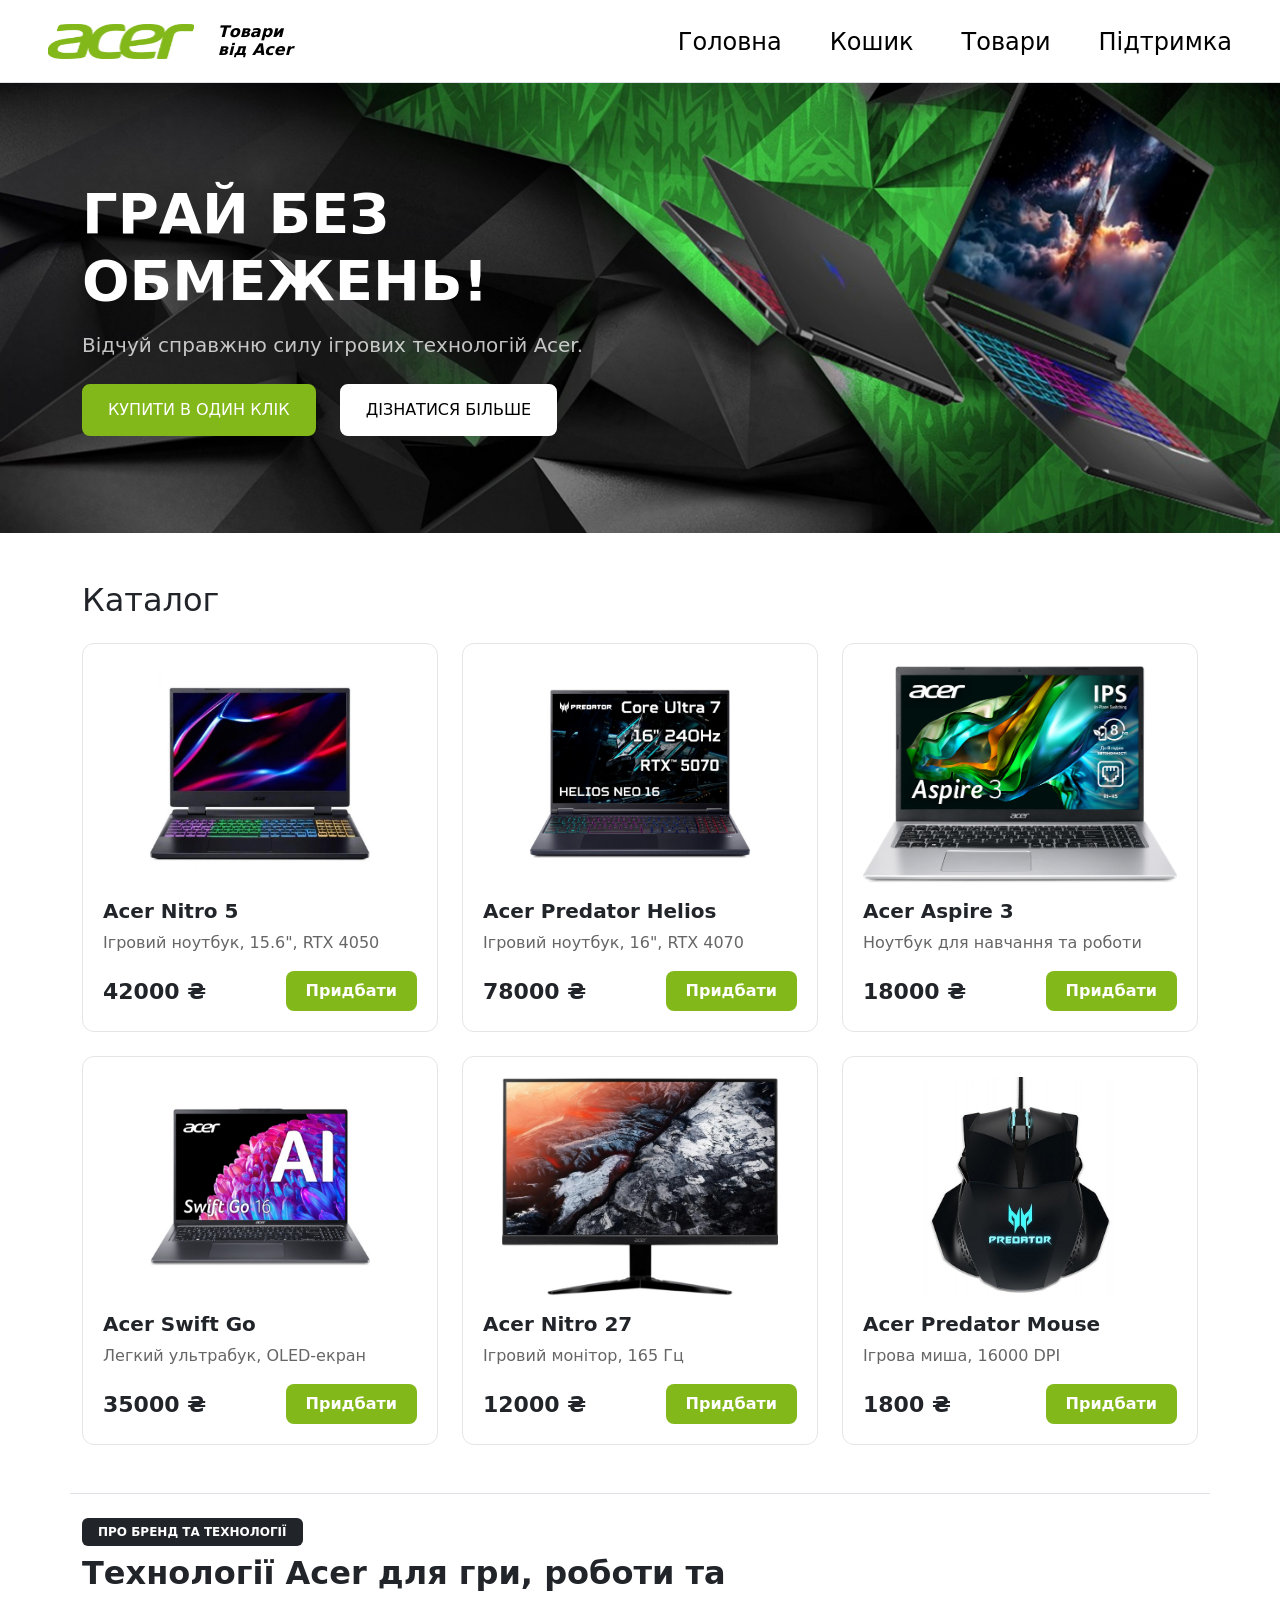
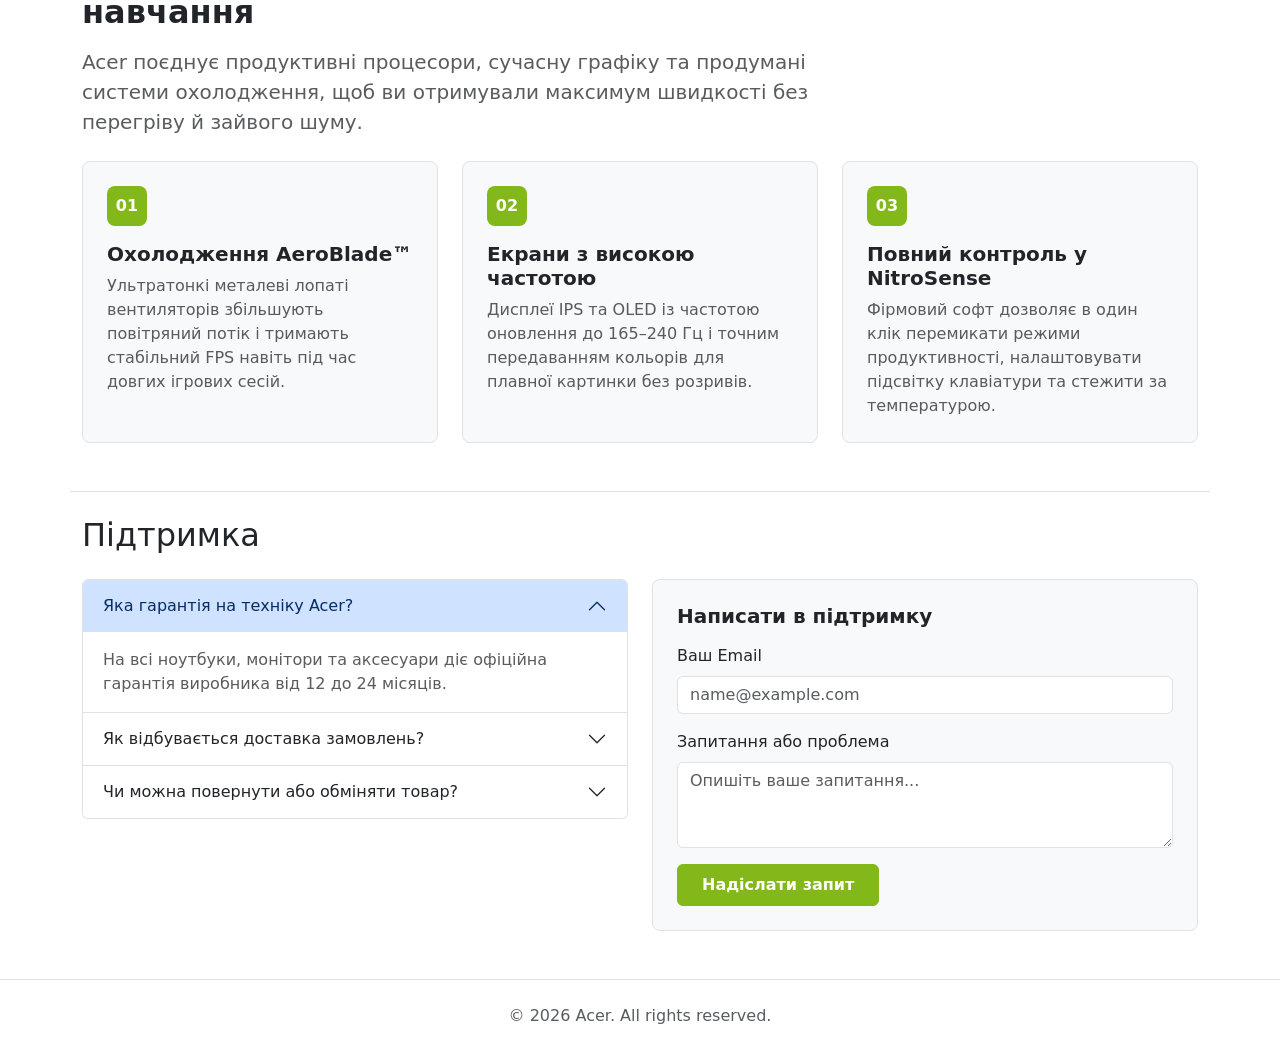
<file: index.html>
<!DOCTYPE html>
<html lang="uk">
<head>
    <meta charset="UTF-8">
    <meta name="viewport" content="width=device-width, initial-scale=1.0">
    <title>Acer Gaming</title>
    <link href="https://cdn.jsdelivr.net/npm/bootstrap@5.3.0/dist/css/bootstrap.min.css" rel="stylesheet">
    <link rel="stylesheet" href="style.css">
</head>
<body>

    <nav class="navbar navbar-expand-lg navbar-light bg-white border-bottom py-3 px-3 px-md-5">
        <div class="container-fluid p-0 d-flex align-items-center justify-content-between">
            
            <a class="navbar-brand d-flex align-items-center gap-3 m-0" href="index.html">
                <img src="images/Logo_Acer 1.svg" alt="Acer" height="35">
                <span class="brand-slogan ps-2 text-start">
                    Товари<br>від Acer
                </span>
            </a>
            
            <button class="navbar-toggler border-0 p-0 d-lg-none" type="button" data-bs-toggle="offcanvas" data-bs-target="#mobileMenu">
                <span class="navbar-toggler-icon"></span>
            </button>

            <div class="d-none d-lg-flex invisible-on-mobile">
                <ul class="navbar-nav gap-3 gap-xl-5 flex-row">
                    <li class="nav-item"><a class="nav-link text-dark px-0" href="index.html">Головна</a></li>
                    <li class="nav-item"><a class="nav-link text-dark px-0" href="cart.html">Кошик</a></li>
                    <li class="nav-item"><a class="nav-link text-dark px-0" href="products.html">Товари</a></li>
                    <li class="nav-item"><a class="nav-link text-dark px-0" href="index.html#support">Підтримка</a></li>
                </ul>
            </div>

            <div class="offcanvas offcanvas-top d-lg-none custom-dropdown-menu" tabindex="-1" id="mobileMenu">
                <div class="offcanvas-header justify-content-end py-3 px-4">
                    <button type="button" class="btn-close text-reset" data-bs-dismiss="offcanvas"></button>
                </div>
                <div class="offcanvas-body pb-4">
                    <div class="d-flex flex-column gap-3 text-center align-items-center">
                        <a class="text-decoration-none text-dark fs-5 fw-medium py-1" href="index.html">Головна</a>
                        <a class="text-decoration-none text-dark fs-5 fw-medium py-1" href="cart.html">Кошик</a>
                        <a class="text-decoration-none text-dark fs-5 fw-medium py-1" href="products.html">Товари</a>
                        <a class="text-decoration-none text-dark fs-5 fw-medium py-1" href="#support">Підтримка</a>
                    </div>
                </div>
            </div>
        </div>
    </nav>

    <header class="hero-section d-flex align-items-center position-relative overflow-hidden text-white">
        <div class="container position-relative z-1 py-5">
            <div class="row align-items-center gy-5">
                <div class="col-lg-6 text-center text-lg-start">
                    <h1 class="display-4 fw-bold text-uppercase mb-3 tracking-wide">Грай без обмежень!</h1>
                    <p class="lead mb-4 opacity-75">Відчуй справжню силу ігрових технологій Acer.</p>
                    
                    <div class="d-flex flex-sm-row flex-column justify-content-center justify-content-lg-start gap-4 hero-buttons">
                        <a href="#catalog" class="btn-hero-green">
                            Купити в один клік
                        </a>
                        <a href="#about" class="btn-hero-white">
                            Дізнатися більше
                        </a>
                    </div>
                </div>
            </div>
        </div>
    </header>

    <main class="container my-5" id="catalog">
        <h2 class="mb-4">Каталог</h2>
        <section id="products-container" class="row g-4"></section>
    </main>

    <section id="about" class="container my-5 pt-4 border-top">
        <div class="row align-items-center g-4 mb-4">
            <div class="col-lg-8">
                <span class="badge text-bg-dark text-uppercase mb-2 px-3 py-2">Про бренд та технології</span>
                <h2 class="fw-bold mb-3">Технології Acer для гри, роботи та навчання</h2>
                <p class="text-muted fs-5 mb-0">
                    Acer поєднує продуктивні процесори, сучасну графіку та продумані системи охолодження, щоб ви отримували максимум швидкості без перегріву й зайвого шуму.
                </p>
            </div>
        </div>

        <div class="row g-4">
            <div class="col-md-4">
                <div class="p-4 border rounded-3 h-100 bg-light about-card">
                    <div class="about-badge mb-3">01</div>
                    <h3 class="h5 fw-bold mb-2">Охолодження AeroBlade™</h3>
                    <p class="text-muted mb-0">
                        Ультратонкі металеві лопаті вентиляторів збільшують повітряний потік і тримають стабільний FPS навіть під час довгих ігрових сесій.
                    </p>
                </div>
            </div>

            <div class="col-md-4">
                <div class="p-4 border rounded-3 h-100 bg-light about-card">
                    <div class="about-badge mb-3">02</div>
                    <h3 class="h5 fw-bold mb-2">Екрани з високою частотою</h3>
                    <p class="text-muted mb-0">
                        Дисплеї IPS та OLED із частотою оновлення до 165–240 Гц і точним передаванням кольорів для плавної картинки без розривів.
                    </p>
                </div>
            </div>

            <div class="col-md-4">
                <div class="p-4 border rounded-3 h-100 bg-light about-card">
                    <div class="about-badge mb-3">03</div>
                    <h3 class="h5 fw-bold mb-2">Повний контроль у NitroSense</h3>
                    <p class="text-muted mb-0">
                        Фірмовий софт дозволяє в один клік перемикати режими продуктивності, налаштовувати підсвітку клавіатури та стежити за температурою.
                    </p>
                </div>
            </div>
        </div>
    </section>

    <section id="support" class="container my-5 pt-4 border-top">
        <h2 class="mb-4">Підтримка</h2>

        <div class="row g-4">
            <div class="col-lg-6">
                <div class="accordion" id="supportFaq">
                    <div class="accordion-item">
                        <h3 class="accordion-header">
                            <button class="accordion-button" type="button" data-bs-toggle="collapse" data-bs-target="#faq1">
                                Яка гарантія на техніку Acer?
                            </button>
                        </h3>
                        <div id="faq1" class="accordion-collapse collapse show" data-bs-parent="#supportFaq">
                            <div class="accordion-body text-muted">
                                На всі ноутбуки, монітори та аксесуари діє офіційна гарантія виробника від 12 до 24 місяців.
                            </div>
                        </div>
                    </div>

                    <div class="accordion-item">
                        <h3 class="accordion-header">
                            <button class="accordion-button collapsed" type="button" data-bs-toggle="collapse" data-bs-target="#faq2">
                                Як відбувається доставка замовлень?
                            </button>
                        </h3>
                        <div id="faq2" class="accordion-collapse collapse" data-bs-parent="#supportFaq">
                            <div class="accordion-body text-muted">
                                Відправляємо по Україні поштовими службами у день підтвердження замовлення або наступного дня.
                            </div>
                        </div>
                    </div>

                    <div class="accordion-item">
                        <h3 class="accordion-header">
                            <button class="accordion-button collapsed" type="button" data-bs-toggle="collapse" data-bs-target="#faq3">
                                Чи можна повернути або обміняти товар?
                            </button>
                        </h3>
                        <div id="faq3" class="accordion-collapse collapse" data-bs-parent="#supportFaq">
                            <div class="accordion-body text-muted">
                                Так, протягом 14 календарних днів за умови збереження товарного вигляду та комплектації.
                            </div>
                        </div>
                    </div>
                </div>
            </div>

            <div class="col-lg-6">
                <form id="support-form" class="p-4 border rounded-3 bg-light">
                    <h3 class="h5 fw-bold mb-3">Написати в підтримку</h3>
                    <div class="mb-3">
                        <label for="support-email" class="form-label">Ваш Email</label>
                        <input type="email" id="support-email" class="form-control" required placeholder="name@example.com">
                    </div>
                    <div class="mb-3">
                        <label for="support-message" class="form-label">Запитання або проблема</label>
                        <textarea id="support-message" rows="3" class="form-control" required placeholder="Опишіть ваше запитання..."></textarea>
                    </div>
                    <button type="submit" class="btn btn-gradient text-white fw-semibold px-4 py-2 rounded-2">
                        Надіслати запит
                    </button>
                    <div id="support-success" class="alert alert-success mt-3 mb-0 d-none">
                        Запит надіслано! Ми відповімо найближчим часом.
                    </div>
                </form>
            </div>
        </div>
    </section>

    <footer class="border-top py-4 text-center text-muted">
        <div class="container">
            <p class="mb-0">&copy; 2026 Acer. All rights reserved.</p>
        </div>
    </footer>

    <script src="https://cdn.jsdelivr.net/npm/bootstrap@5.3.0/dist/js/bootstrap.bundle.min.js"></script>
    <script type="module" src="app.js"></script>

    <div id="cart-toast" class="cart-toast" role="status" aria-live="polite"></div>
</body>
</html>
</file>
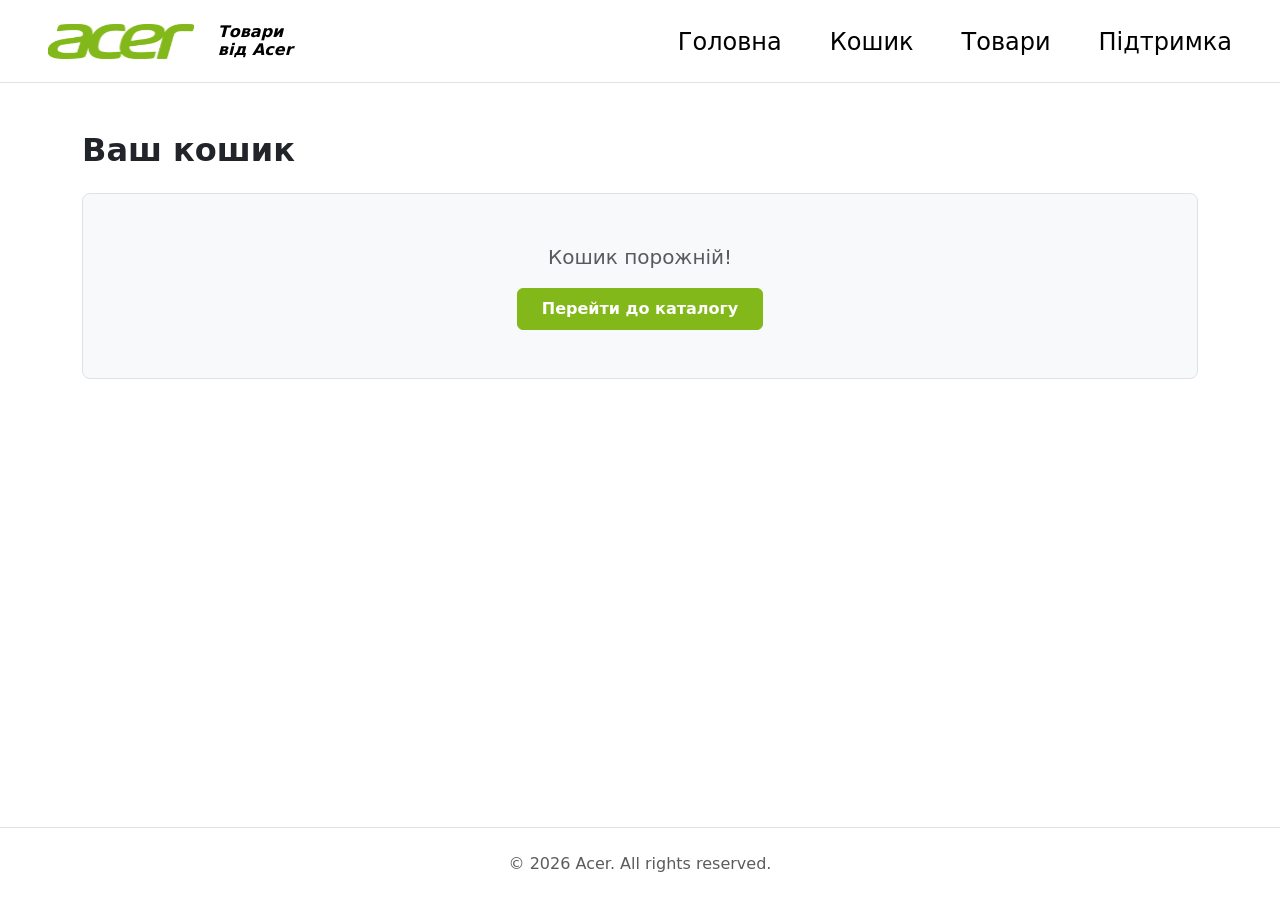
<file: cart.html>
<!DOCTYPE html>
<html lang="uk">
<head>
    <meta charset="UTF-8">
    <meta name="viewport" content="width=device-width, initial-scale=1.0">
    <title>Кошик — Acer</title>
    <link href="https://cdn.jsdelivr.net/npm/bootstrap@5.3.0/dist/css/bootstrap.min.css" rel="stylesheet">
    <link rel="stylesheet" href="style.css">
    <link rel="stylesheet" href="cart.css">
</head>
<body class="d-flex flex-column min-vh-100">
    <nav class="navbar navbar-expand-lg navbar-light bg-white border-bottom py-3 px-3 px-md-5">
        <div class="container-fluid p-0 d-flex align-items-center justify-content-between">
            <a class="navbar-brand d-flex align-items-center gap-3 m-0" href="index.html">
                <img src="images/Logo_Acer 1.svg" alt="Acer" height="35">
                <span class="brand-slogan ps-2 text-start">
                    Товари<br>від Acer
                </span>
            </a>

            <button class="navbar-toggler border-0 p-0 d-lg-none" type="button" data-bs-toggle="offcanvas" data-bs-target="#mobileMenu">
                <span class="navbar-toggler-icon"></span>
            </button>

            <div class="d-none d-lg-flex invisible-on-mobile">
                <ul class="navbar-nav gap-3 gap-xl-5 flex-row">
                    <li class="nav-item"><a class="nav-link text-dark px-0" href="index.html">Головна</a></li>
                    <li class="nav-item"><a class="nav-link text-dark px-0 fw-semibold" href="cart.html">Кошик</a></li>
                    <li class="nav-item"><a class="nav-link text-dark px-0" href="index.html#catalog">Товари</a></li>
                    <li class="nav-item"><a class="nav-link text-dark px-0" href="#">Підтримка</a></li>
                </ul>
            </div>

            <div class="offcanvas offcanvas-top d-lg-none custom-dropdown-menu" tabindex="-1" id="mobileMenu">
                <div class="offcanvas-header justify-content-end py-3 px-4">
                    <button type="button" class="btn-close text-reset" data-bs-dismiss="offcanvas"></button>
                </div>
                <div class="offcanvas-body pb-4">
                    <div class="d-flex flex-column gap-3 text-center align-items-center">
                        <a class="text-decoration-none text-dark fs-5 fw-medium py-1" href="index.html">Головна</a>
                        <a class="text-decoration-none text-dark fs-5 fw-medium py-1" href="cart.html">Кошик</a>
                        <a class="text-decoration-none text-dark fs-5 fw-medium py-1" href="#catalog">Товари</a>
                        <a class="text-decoration-none text-dark fs-5 fw-medium py-1" href="#support">Підтримка</a>
                    </div>
                </div>
            </div>
        </div>
    </nav>

    <main class="container my-5 flex-grow-1">
        <div class="d-flex justify-content-between align-items-center mb-4">
            <h1 class="h2 fw-bold m-0">Ваш кошик</h1>
            <button id="clear-cart-btn" class="btn btn-outline-secondary btn-sm d-none">Очистити кошик</button>
        </div>

        <div id="cart-list" class="cart-list d-flex flex-column gap-3"></div>

        <div id="cart-summary" class="mt-4 pt-4 border-top d-none">
            <div class="row g-4 justify-content-between align-items-start">
                <div class="col-lg-6">
                    <form id="checkout-form" class="p-4 border rounded-3 bg-light">
                        <h2 class="h5 fw-bold mb-3">Оформлення замовлення</h2>
                        <div class="mb-3">
                            <label for="customer-name" class="form-label">Ім'я та прізвище</label>
                            <input type="text" id="customer-name" class="form-control" required placeholder="Олександр Коваленко">
                        </div>
                        <div class="mb-3">
                            <label for="customer-phone" class="form-label">Телефон</label>
                            <input type="tel" id="customer-phone" class="form-control" required placeholder="+380 (XX) XXX-XX-XX">
                        </div>
                        <div class="mb-3">
                            <label for="customer-city" class="form-label">Місто / відділення доставки</label>
                            <input type="text" id="customer-city" class="form-control" required placeholder="Малин, відділення №1">
                        </div>
                        <button type="submit" class="btn btn-gradient text-white fw-semibold px-4 py-2 rounded-2 w-100">
                            Підтвердити замовлення
                        </button>
                    </form>
                </div>

                <div class="col-lg-5">
                    <div class="p-4 border rounded-3 bg-white">
                        <div class="d-flex justify-content-between align-items-center mb-2 text-muted">
                            <span>Товарів у кошику:</span>
                            <span id="cart-items-count">0 шт.</span>
                        </div>
                        <div id="cart-total-value" class="fs-4 fw-bold text-dark mt-3"></div>
                    </div>
                </div>
            </div>
        </div>

        <div id="order-success" class="alert alert-success mt-4 d-none" role="alert">
            <h4 class="alert-heading">Замовлення оформлено!</h4>
            <p class="mb-0">Дякуємо за покупку. Менеджер зв'яжеться з вами найближчим часом.</p>
        </div>
    </main>

    <footer class="border-top py-4 text-center text-muted bg-white mt-auto">
        <div class="container">
            <p class="mb-0">&copy; 2026 Acer. All rights reserved.</p>
        </div>
    </footer>

    <script src="https://cdn.jsdelivr.net/npm/bootstrap@5.3.0/dist/js/bootstrap.bundle.min.js"></script>
    <script type="module" src="cartApp.js"></script>
</body>
</html>
</file>
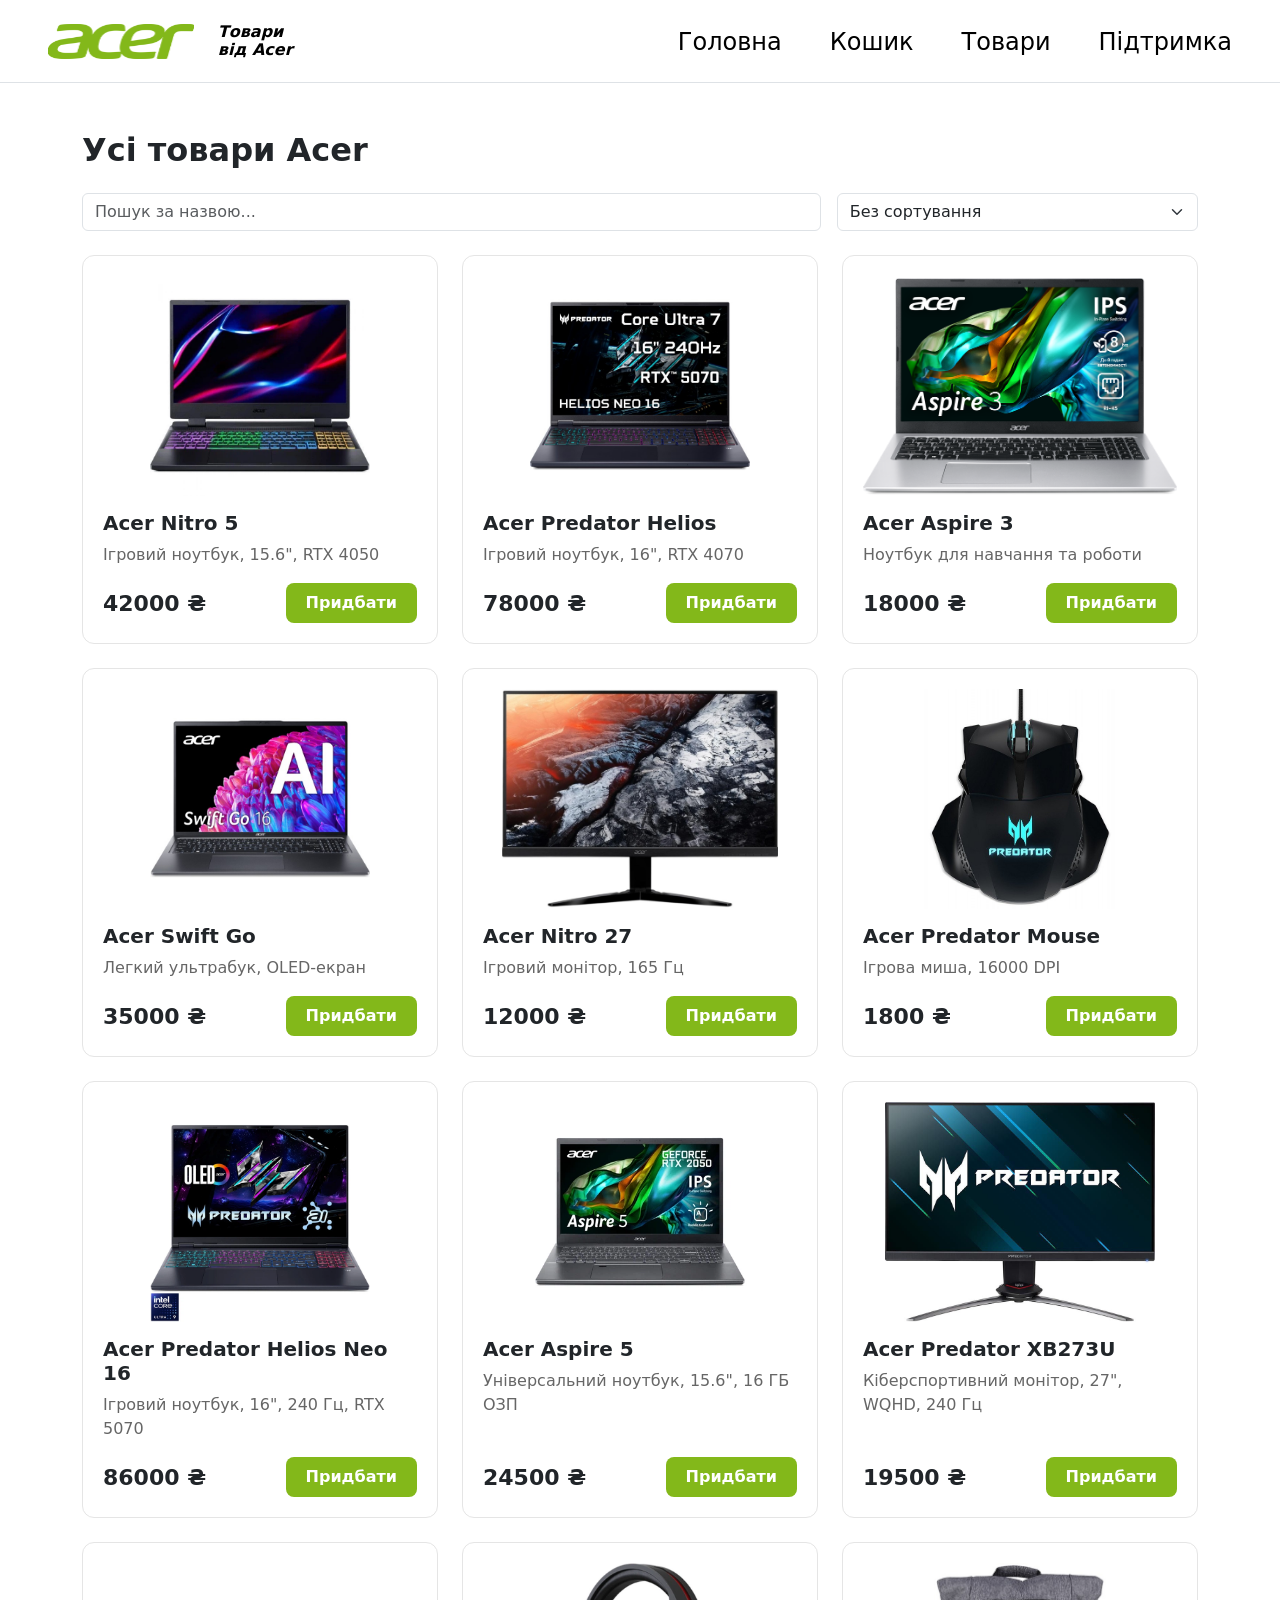
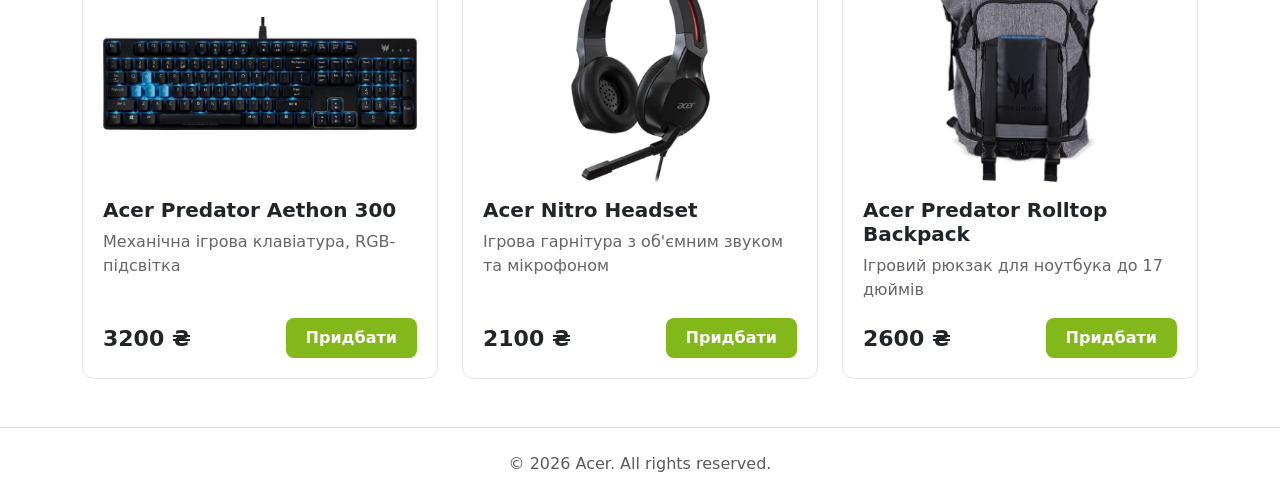
<file: products.html>
<!DOCTYPE html>
<html lang="uk">
<head>
    <meta charset="UTF-8">
    <meta name="viewport" content="width=device-width, initial-scale=1.0">
    <title>Товари — Acer</title>
    <link href="https://cdn.jsdelivr.net/npm/bootstrap@5.3.0/dist/css/bootstrap.min.css" rel="stylesheet">
    <link rel="stylesheet" href="style.css">
</head>
<body class="d-flex flex-column min-vh-100">

    <nav class="navbar navbar-expand-lg navbar-light bg-white border-bottom py-3 px-3 px-md-5">
        <div class="container-fluid p-0 d-flex align-items-center justify-content-between">
            <a class="navbar-brand d-flex align-items-center gap-3 m-0" href="index.html">
                <img src="images/Logo_Acer 1.svg" alt="Acer" height="35">
                <span class="brand-slogan ps-2 text-start">
                    Товари<br>від Acer
                </span>
            </a>

            <button class="navbar-toggler border-0 p-0 d-lg-none" type="button" data-bs-toggle="offcanvas" data-bs-target="#mobileMenu">
                <span class="navbar-toggler-icon"></span>
            </button>

            <div class="d-none d-lg-flex invisible-on-mobile">
                <ul class="navbar-nav gap-3 gap-xl-5 flex-row">
                    <li class="nav-item"><a class="nav-link px-0" href="index.html">Головна</a></li>
                    <li class="nav-item"><a class="nav-link px-0" href="cart.html">Кошик</a></li>
                    <li class="nav-item"><a class="nav-link px-0" href="products.html">Товари</a></li>
                    <li class="nav-item"><a class="nav-link px-0" href="index.html#support">Підтримка</a></li>
                </ul>
            </div>

            <div class="offcanvas offcanvas-top d-lg-none custom-dropdown-menu" tabindex="-1" id="mobileMenu">
                <div class="offcanvas-header justify-content-end py-3 px-4">
                    <button type="button" class="btn-close text-reset" data-bs-dismiss="offcanvas"></button>
                </div>
                <div class="offcanvas-body pb-4">
                    <div class="d-flex flex-column gap-3 text-center align-items-center">
                        <a class="text-decoration-none text-dark fs-5 fw-medium py-1" href="index.html">Головна</a>
                        <a class="text-decoration-none text-dark fs-5 fw-medium py-1" href="cart.html">Кошик</a>
                        <a class="text-decoration-none text-dark fs-5 fw-medium py-1" href="products.html">Товари</a>
                        <a class="text-decoration-none text-dark fs-5 fw-medium py-1" href="index.html#support">Підтримка</a>
                    </div>
                </div>
            </div>
        </div>
    </nav>

    <main class="container my-5 flex-grow-1">
        <h1 class="h2 fw-bold mb-4">Усі товари Acer</h1>

        <div class="row g-3 mb-4">
            <div class="col-md-8">
                <input type="text" id="search-input" class="form-control" placeholder="Пошук за назвою...">
            </div>
            <div class="col-md-4">
                <select id="sort-select" class="form-select">
                    <option value="default">Без сортування</option>
                    <option value="price-asc">Спочатку дешевші</option>
                    <option value="price-desc">Спочатку дорожчі</option>
                </select>
            </div>
        </div>

        <section id="products-container" class="row g-4"></section>
    </main>

    <footer class="border-top py-4 text-center text-muted bg-white mt-auto">
        <div class="container">
            <p class="mb-0">&copy; 2026 Acer. All rights reserved.</p>
        </div>
    </footer>

    <div id="cart-toast" class="cart-toast" role="status" aria-live="polite"></div>

    <script src="https://cdn.jsdelivr.net/npm/bootstrap@5.3.0/dist/js/bootstrap.bundle.min.js"></script>
    <script type="module" src="products.js"></script>
</body>
</html>
</file>
<file: style.css>
* {
    margin: 0;
    padding: 0;
    box-sizing: border-box;
}

:root {
    --acer-green: #83b81a;
    --acer-green-dark: #6c9c14;
}

/* Слоган біля логотипа */
.brand-slogan {
    font-weight: 800;
    font-style: italic;
    font-size: 16px;
    line-height: 1.1;
    color: #000000;
    text-transform: none;
}

.line-height-tight {
    line-height: 1.2;
}

/* Навігація */
.navbar-nav .nav-link {
    position: relative;
    font-weight: 400 !important;
    font-size: 24px;
    color: #000000 !important;
    padding-bottom: 6px;
    transition: color 0.2s ease;
}

.navbar-nav .nav-link::after {
    content: "";
    position: absolute;
    left: 0;
    bottom: 0;
    width: 0;
    height: 2px;
    background-color: var(--acer-green);
    transition: width 0.25s ease;
}

.navbar-nav .nav-link:hover,
.navbar-nav .nav-link.active {
    color: var(--acer-green) !important;
}

.navbar-nav .nav-link:hover::after,
.navbar-nav .nav-link.active::after {
    width: 100%;
}

/* Мобільне меню */
.custom-dropdown-menu.offcanvas-top {
    left: auto !important;
    right: 0 !important;
    width: 250px !important;
    height: auto !important;
    border-bottom-left-radius: 8px;
    background-color: #f0f0f0;
}

/* Банер */
.hero-section {
    min-height: 450px;
    background: url("images/Banner.png") center / cover no-repeat;
}

.hero-buttons {
    align-items: center;
}

.btn-hero-green,
.btn-hero-white {
    display: inline-flex;
    align-items: center;
    justify-content: center;
    padding: 12px 24px;
    border-radius: 8px;
    font-weight: 500;
    text-transform: uppercase;
    text-decoration: none;
    transition: transform 0.25s ease, background-color 0.25s ease, color 0.25s ease;
}

.btn-hero-green {
    background-color: var(--acer-green);
    color: #ffffff;
    border: 2px solid var(--acer-green);
}

.btn-hero-green:hover {
    background-color: var(--acer-green);
    color: #ffffff;
    transform: scale(1.1);
}

.btn-hero-white {
    background-color: #ffffff;
    color: #000000;
    border: 2px solid #ffffff;
}

.btn-hero-white:hover {
    background-color: var(--acer-green);
    border-color: var(--acer-green);
    color: #ffffff;
    transform: scale(1.12);
}

/* Зелені кнопки форм та дій */
.btn-gradient,
a.btn-gradient,
button.btn-gradient {
    background-color: var(--acer-green) !important;
    border-color: var(--acer-green) !important;
    color: #ffffff !important;
}

.btn-gradient:hover,
a.btn-gradient:hover,
button.btn-gradient:hover {
    background-color: var(--acer-green-dark) !important;
    border-color: var(--acer-green-dark) !important;
    color: #ffffff !important;
}

/* Каталог і картки товарів */
#products-container > * {
    min-width: 0;
}

.product-card {
    display: flex;
    flex-direction: column;
    min-width: 0;
    overflow: hidden;
    padding: 20px;
    border: 1px solid #e5e5e5;
    border-radius: 12px;
    background-color: #ffffff;
    transition: box-shadow 0.2s ease, transform 0.2s ease;
}

.product-card:hover {
    box-shadow: 0 8px 24px rgba(0, 0, 0, 0.12);
    transform: translateY(-4px);
}

.product-card img {
    display: block;
    width: 100%;
    max-width: 100%;
    height: 220px;
    object-fit: contain;
    margin-bottom: 15px;
}

.product-card h2 {
    font-size: 20px;
    font-weight: 700;
    margin-bottom: 8px;
}

.product-card .desc {
    color: #666666;
    flex-grow: 1;
    margin-bottom: 16px;
}

.card-control {
    display: flex;
    justify-content: space-between;
    align-items: center;
    gap: 12px;
}

.price {
    font-size: 22px;
    font-weight: 700;
    white-space: nowrap;
}

.buy_btn {
    padding: 8px 20px;
    border: none;
    border-radius: 8px;
    background-color: var(--acer-green);
    color: #ffffff;
    font-weight: 600;
    cursor: pointer;
    transition: background-color 0.2s ease;
}

.buy_btn:hover {
    background-color: var(--acer-green-dark);
}

.about-card {
    transition: transform 0.2s ease, box-shadow 0.2s ease;
}

.about-card:hover {
    transform: translateY(-4px);
    box-shadow: 0 8px 20px rgba(0, 0, 0, 0.08);
}

.about-badge {
    display: inline-flex;
    align-items: center;
    justify-content: center;
    width: 40px;
    height: 40px;
    border-radius: 8px;
    background-color: var(--acer-green);
    color: #ffffff;
    font-weight: 700;
    font-size: 16px;
}

html {
    scroll-behavior: smooth;
}

html,
body {
    overflow-x: hidden;
}

.navbar-toggler {
    border-color: var(--acer-green) !important;
    padding: 6px 10px !important;
    border-radius: 8px !important;
    transition: background-color 0.2s ease, transform 0.2s ease;
}

.navbar-toggler:hover {
    background-color: rgba(131, 184, 26, 0.12);
}

.navbar-toggler:focus {
    box-shadow: 0 0 0 0.2rem rgba(131, 184, 26, 0.3) !important;
}

.navbar-toggler-icon {
    background-image: url("data:image/svg+xml,%3csvg xmlns='http://www.w3.org/2000/svg' viewBox='0 0 30 30'%3e%3cpath stroke='%2383b81a' stroke-linecap='round' stroke-miterlimit='10' stroke-width='2.5' d='M4 7h22M4 15h22M4 23h22'/%3e%3c/svg%3e") !important;
}

.custom-dropdown-menu.offcanvas-top {
    left: auto !important;
    right: 0 !important;
    width: min(260px, 80vw) !important;
    height: auto !important;
    border-bottom-left-radius: 12px;
    background-color: #f4f5f6;
    box-shadow: -4px 6px 20px rgba(0, 0, 0, 0.12);
}

.custom-dropdown-menu a {
    transition: color 0.2s ease, transform 0.2s ease;
}

.custom-dropdown-menu a:hover {
    color: var(--acer-green) !important;
    transform: translateX(-3px);
}

.cart-toast {
    position: fixed;
    right: 20px;
    bottom: 20px;
    z-index: 1080;
    padding: 12px 18px;
    border-radius: 10px;
    background-color: #1f2421;
    color: #ffffff;
    border-left: 4px solid var(--acer-green, #83b81a);
    box-shadow: 0 8px 24px rgba(0, 0, 0, 0.2);
    font-size: 15px;
    font-weight: 500;
    opacity: 0;
    transform: translateY(12px);
    pointer-events: none;
    transition: opacity 0.22s ease, transform 0.22s ease;
}

.cart-toast.show {
    opacity: 1;
    transform: translateY(0);
}

.hero-section {
    min-height: 450px;
    background: url("images/Banner.png") center center / cover no-repeat;
}

@media (max-width: 768px) {
    .hero-section {
        min-height: 320px;
        background-position: 70% center; /* зсуває кадр праворуч/вліво, якщо щось важливе збоку */
    }
}
</file>
<file: cart.css>
:root {
    --acer-green: #83b81a;
}

.cart-item {
    display: grid;
    grid-template-columns: 90px 1fr auto auto 40px;
    align-items: center;
    gap: 20px;
    padding: 16px 20px;
    border: 1px solid #e5e5e5;
    border-radius: 12px;
    background-color: #fff;
}

.cart-item-img {
    width: 90px;
    height: 90px;
    object-fit: contain;
    border-radius: 8px;
    background-color: #f8f9fa;
    padding: 6px;
}

.cart-item-title {
    font-size: 18px;
    font-weight: 700;
    margin: 0 0 4px 0;
}

.cart-item-desc {
    font-size: 14px;
    color: #6c757d;
    margin: 0;
}

.quantity-control {
    display: flex;
    align-items: center;
    gap: 10px;
}

.quantity-btn {
    width: 32px;
    height: 32px;
    border-radius: 8px;
    border: 1px solid #ced4da;
    background-color: #fff;
    color: #212529;
    font-weight: 600;
    cursor: pointer;
    transition: background-color 0.15s ease;
}

.quantity-btn:hover {
    background-color: #f1f3f5;
}

.quantity-value {
    min-width: 24px;
    text-align: center;
    font-weight: 600;
}

.cart-item-price {
    font-size: 18px;
    font-weight: 700;
    white-space: nowrap;
}

.remove-btn {
    width: 34px;
    height: 34px;
    border-radius: 8px;
    border: none;
    background-color: #dc3545;
    color: #fff;
    font-weight: 700;
    cursor: pointer;
    transition: background-color 0.15s ease;
}

.remove-btn:hover {
    background-color: #bb2d3b;
}

@media (max-width: 768px) {
    .cart-item {
        grid-template-columns: 70px 1fr auto;
        gap: 12px;
    }

    .cart-item-img {
        width: 70px;
        height: 70px;
    }

    .cart-item-price {
        grid-column: 2;
    }

    .remove-btn {
        justify-self: end;
    }
}
</file>
